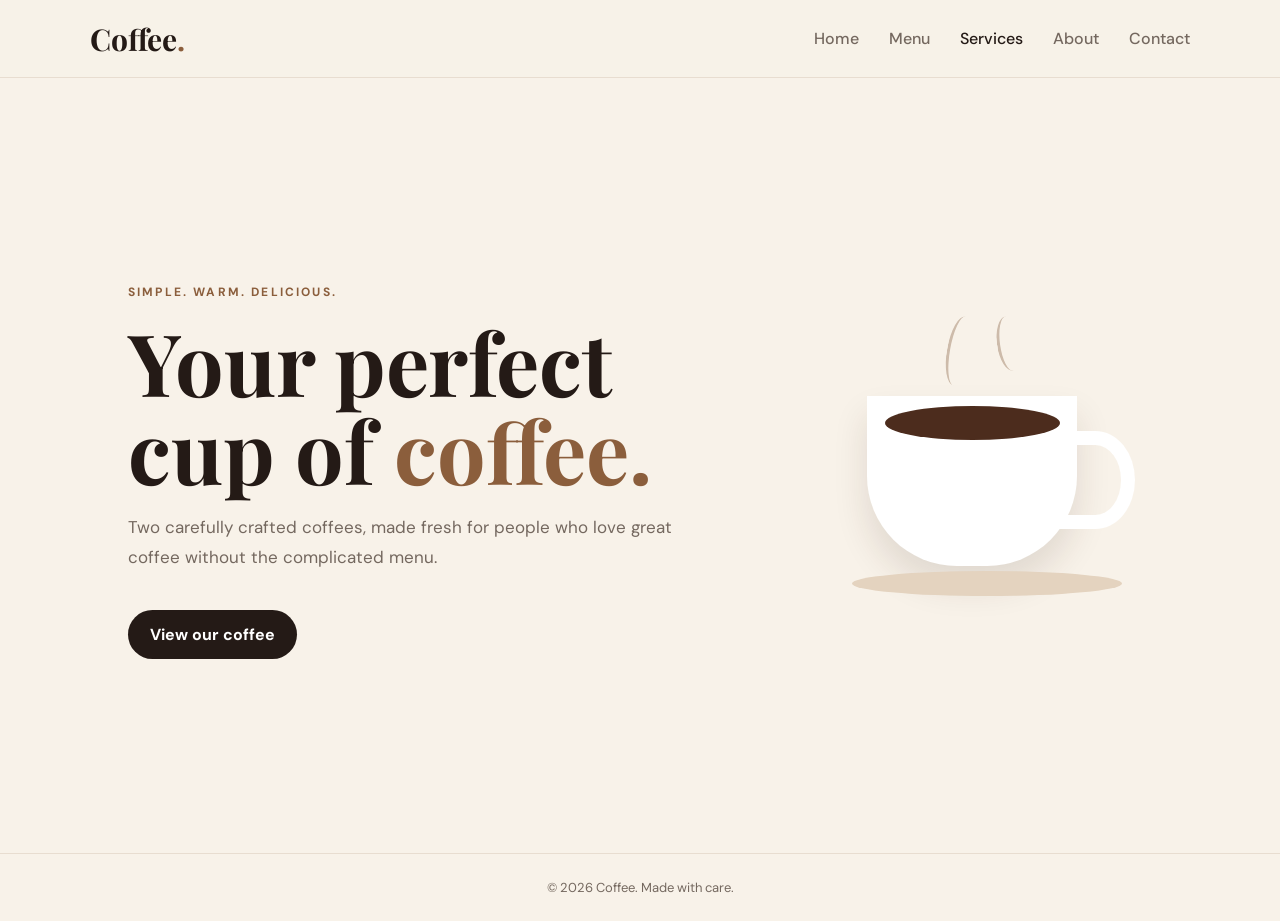
<file: index.html>
<!DOCTYPE html>
<html lang="en">
<head>
  <meta charset="UTF-8">
  <meta name="viewport" content="width=device-width, initial-scale=1.0">
  <title>Coffee — Home</title>
  <link rel="stylesheet" href="CSS/style.css">
</head>
<body>
  <header>
    <a class="logo" href="index.html">Coffee<span>.</span></a>
     <nav>
      <a href="index.html">Home</a>
      <a href="menu.html">Menu</a>
      <a href="services.html" class="active">Services</a>
      <a href="about.html">About</a>
      <a href="contact.html">Contact</a>
    </nav>
  </header>

  <main class="hero">
    <div class="hero-copy">
      <p class="eyebrow">Simple. Warm. Delicious.</p>
      <h1>Your perfect cup of <span>coffee.</span></h1>
      <p>Two carefully crafted coffees, made fresh for people who love great coffee without the complicated menu.</p>
      <a class="button" href="menu.html">View our coffee</a>
    </div>
    <div class="coffee-art" aria-label="Coffee cup illustration">
      <div class="steam one"></div><div class="steam two"></div>
      <div class="cup"><div class="coffee"></div></div>
      <div class="saucer"></div>
    </div>
  </main>

  <footer>© 2026 Coffee. Made with care.</footer>
</body>
</html>
</file>
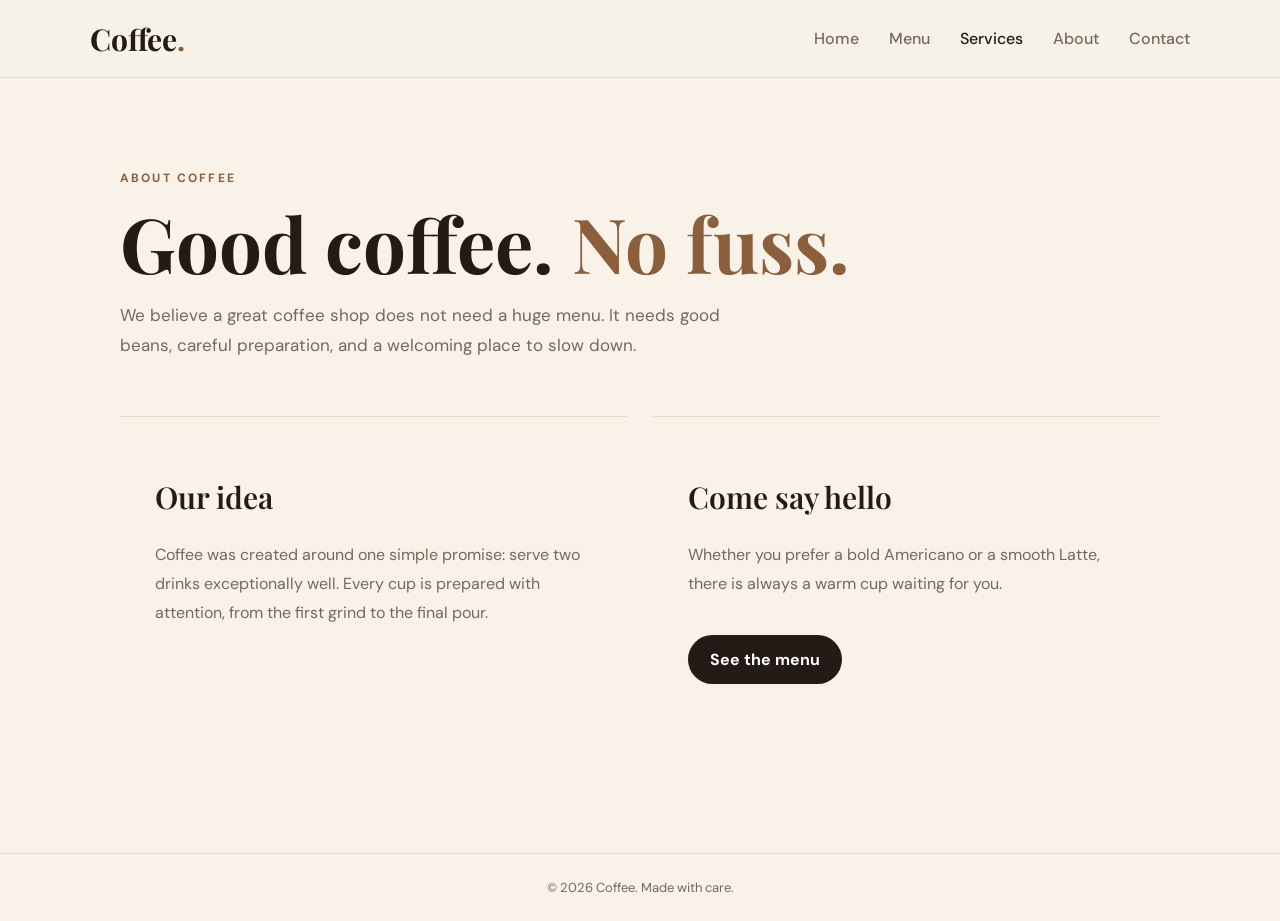
<file: about.html>
<!DOCTYPE html>
<html lang="en">
<head>
  <meta charset="UTF-8">
  <meta name="viewport" content="width=device-width, initial-scale=1.0">
  <title>Coffee — About</title>
  <link rel="stylesheet" href="CSS/style.css">
</head>
<body>
  <header>
    <a class="logo" href="index.html">Coffee<span>.</span></a>
    <nav>
      <a href="index.html">Home</a>
      <a href="menu.html">Menu</a>
      <a href="services.html" class="active">Services</a>
      <a href="about.html">About</a>
      <a href="contact.html">Contact</a>
    </nav>
  </header>

  <main class="page about">
    <section class="intro">
      <p class="eyebrow">About Coffee</p>
      <h1>Good coffee. <span>No fuss.</span></h1>
      <p>We believe a great coffee shop does not need a huge menu. It needs good beans, careful preparation, and a welcoming place to slow down.</p>
    </section>

    <section class="story">
      <div>
        <h2>Our idea</h2>
        <p>Coffee was created around one simple promise: serve two drinks exceptionally well. Every cup is prepared with attention, from the first grind to the final pour.</p>
      </div>
      <div>
        <h2>Come say hello</h2>
        <p>Whether you prefer a bold Americano or a smooth Latte, there is always a warm cup waiting for you.</p>
        <a class="button" href="menu.html">See the menu</a>
      </div>
    </section>
  </main>

  <footer>© 2026 Coffee. Made with care.</footer>
</body>
</html>
</file>
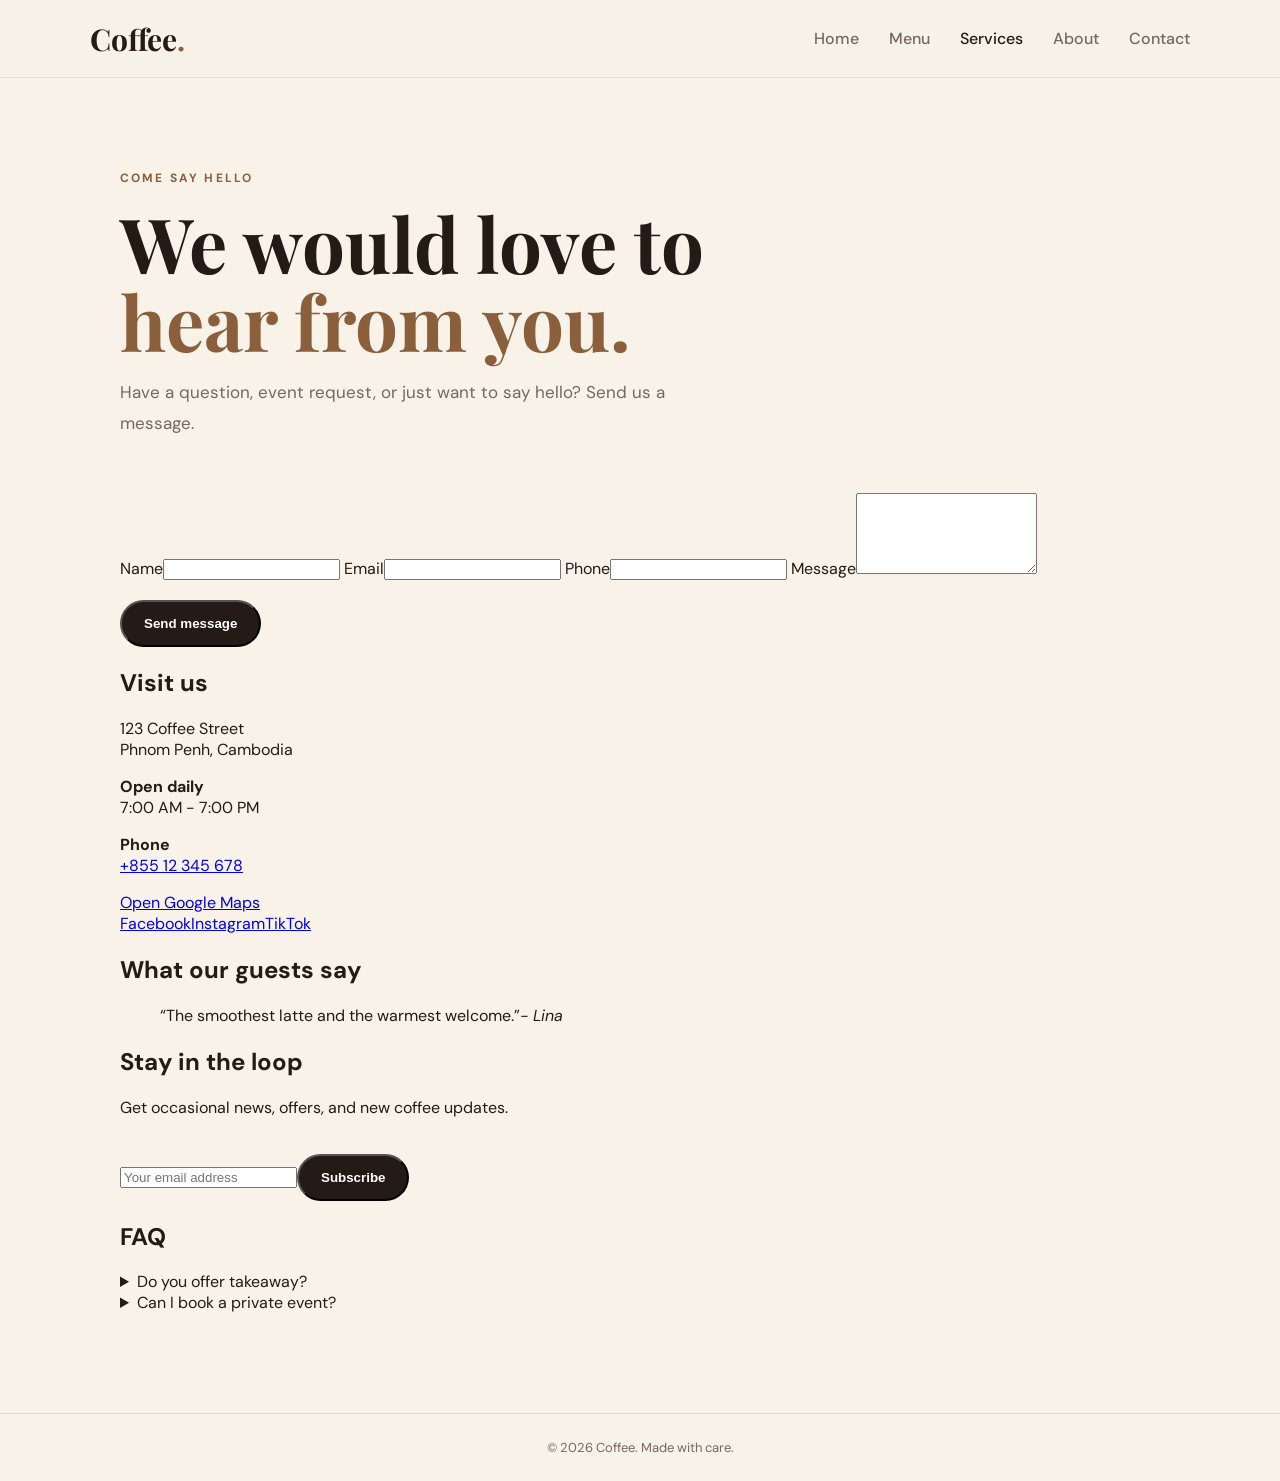
<file: contact.html>
<!doctype html>
<html lang="en">
  <head>
    <meta charset="UTF-8" />
    <meta name="viewport" content="width=device-width, initial-scale=1.0" />
    <title>Coffee — Contact</title>
    <link rel="stylesheet" href="./CSS/style.css" />
  </head>
  <body>
    <header>
      <a class="logo" href="index.html">Coffee<span>.</span></a>
    <nav>
      <a href="index.html">Home</a>
      <a href="menu.html">Menu</a>
      <a href="services.html" class="active">Services</a>
      <a href="about.html">About</a>
      <a href="contact.html">Contact</a>
    </nav>
    </header>

    <main class="page">
      <section class="intro">
        <p class="eyebrow">Come say hello</p>
        <h1>We would love to <span>hear from you.</span></h1>
        <p>
          Have a question, event request, or just want to say hello? Send us a
          message.
        </p>
      </section>
      <section class="contact-layout">
        <form
          class="form-panel"
          action="mailto:hello@coffee.example"
          method="post"
          enctype="text/plain"
        >
          <label for="name">Name</label
          ><input id="name" name="name" type="text" required />
          <label for="email">Email</label
          ><input id="email" name="email" type="email" required />
          <label for="phone">Phone</label
          ><input id="phone" name="phone" type="tel" />
          <label for="message">Message</label
          ><textarea id="message" name="message" rows="5" required></textarea>
          <button class="button" type="submit">Send message</button>
        </form>
        <div class="contact-info">
          <h2>Visit us</h2>
          <p>123 Coffee Street<br />Phnom Penh, Cambodia</p>
          <p><strong>Open daily</strong><br />7:00 AM - 7:00 PM</p>
          <p>
            <strong>Phone</strong><br /><a href="tel:+85512345678"
              >+855 12 345 678</a
            >
          </p>
          <a
            class="text-link"
            href="https://www.google.com/maps"
            target="_blank"
            rel="noopener"
            >Open Google Maps</a
          >
          <div class="social-links">
            <a href="#">Facebook</a><a href="#">Instagram</a
            ><a href="#">TikTok</a>
          </div>
        </div>
      </section>
      <section class="extras">
        <div>
          <h2>What our guests say</h2>
          <blockquote>
            “The smoothest latte and the warmest welcome.”<cite>- Lina</cite>
          </blockquote>
        </div>
        <div>
          <h2>Stay in the loop</h2>
          <p>Get occasional news, offers, and new coffee updates.</p>
          <form
            class="newsletter"
            action="mailto:hello@coffee.example"
            method="post"
          >
            <input
              type="email"
              name="newsletter-email"
              placeholder="Your email address"
              required
            /><button class="button" type="submit">Subscribe</button>
          </form>
        </div>
      </section>
      <section class="faq">
        <h2>FAQ</h2>
        <details>
          <summary>Do you offer takeaway?</summary>
          <p>Yes. Every drink on our menu is available to take away.</p>
        </details>
        <details>
          <summary>Can I book a private event?</summary>
          <p>Yes. Send us a message with your date and group size.</p>
        </details>
      </section>
    </main>

    <footer>© 2026 Coffee. Made with care.</footer>
  </body>
</html>
</file>
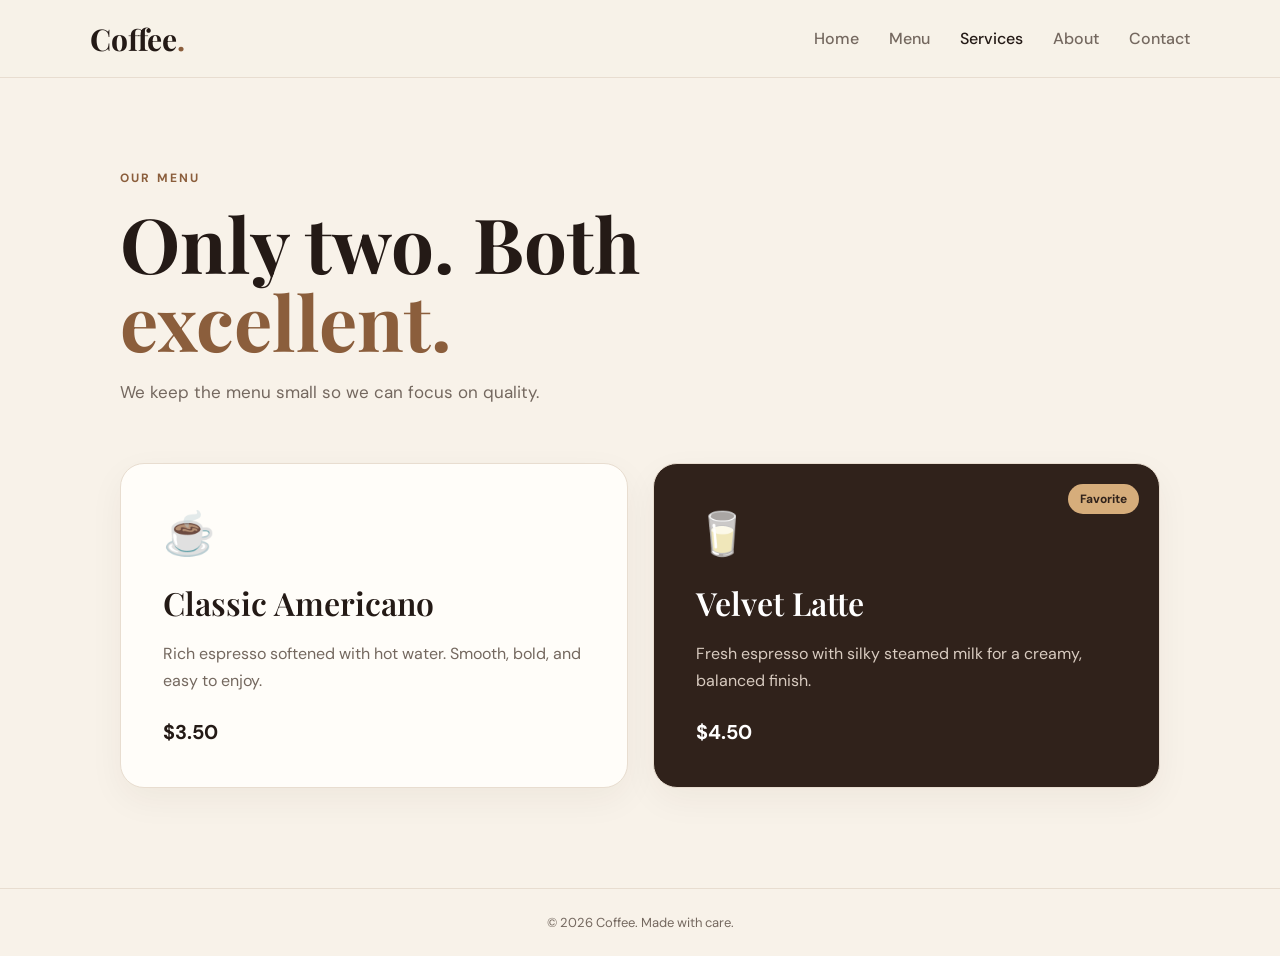
<file: menu.html>
<!DOCTYPE html>
<html lang="en">
<head>
  <meta charset="UTF-8">
  <meta name="viewport" content="width=device-width, initial-scale=1.0">
  <title>Coffee — Menu</title>
  <link rel="stylesheet" href="CSS/style.css">
</head>
<body>
  <header>
    <a class="logo" href="index.html">Coffee<span>.</span></a>
    <nav>
      <a href="index.html">Home</a>
      <a href="menu.html">Menu</a>
      <a href="services.html" class="active">Services</a>
      <a href="about.html">About</a>
      <a href="contact.html">Contact</a>
    </nav>
  </header>

  <main class="page">
    <section class="intro">
      <p class="eyebrow">Our menu</p>
      <h1>Only two. Both <span>excellent.</span></h1>
      <p>We keep the menu small so we can focus on quality.</p>
    </section>

    <section class="cards">
      <article class="card">
        <div class="card-icon">☕</div>
        <h2>Classic Americano</h2>
        <p>Rich espresso softened with hot water. Smooth, bold, and easy to enjoy.</p>
        <div class="price">$3.50</div>
      </article>
      <article class="card featured">
        <div class="badge">Favorite</div>
        <div class="card-icon">🥛</div>
        <h2>Velvet Latte</h2>
        <p>Fresh espresso with silky steamed milk for a creamy, balanced finish.</p>
        <div class="price">$4.50</div>
      </article>
    </section>
  </main>

  <footer>© 2026 Coffee. Made with care.</footer>
</body>
</html>
</file>
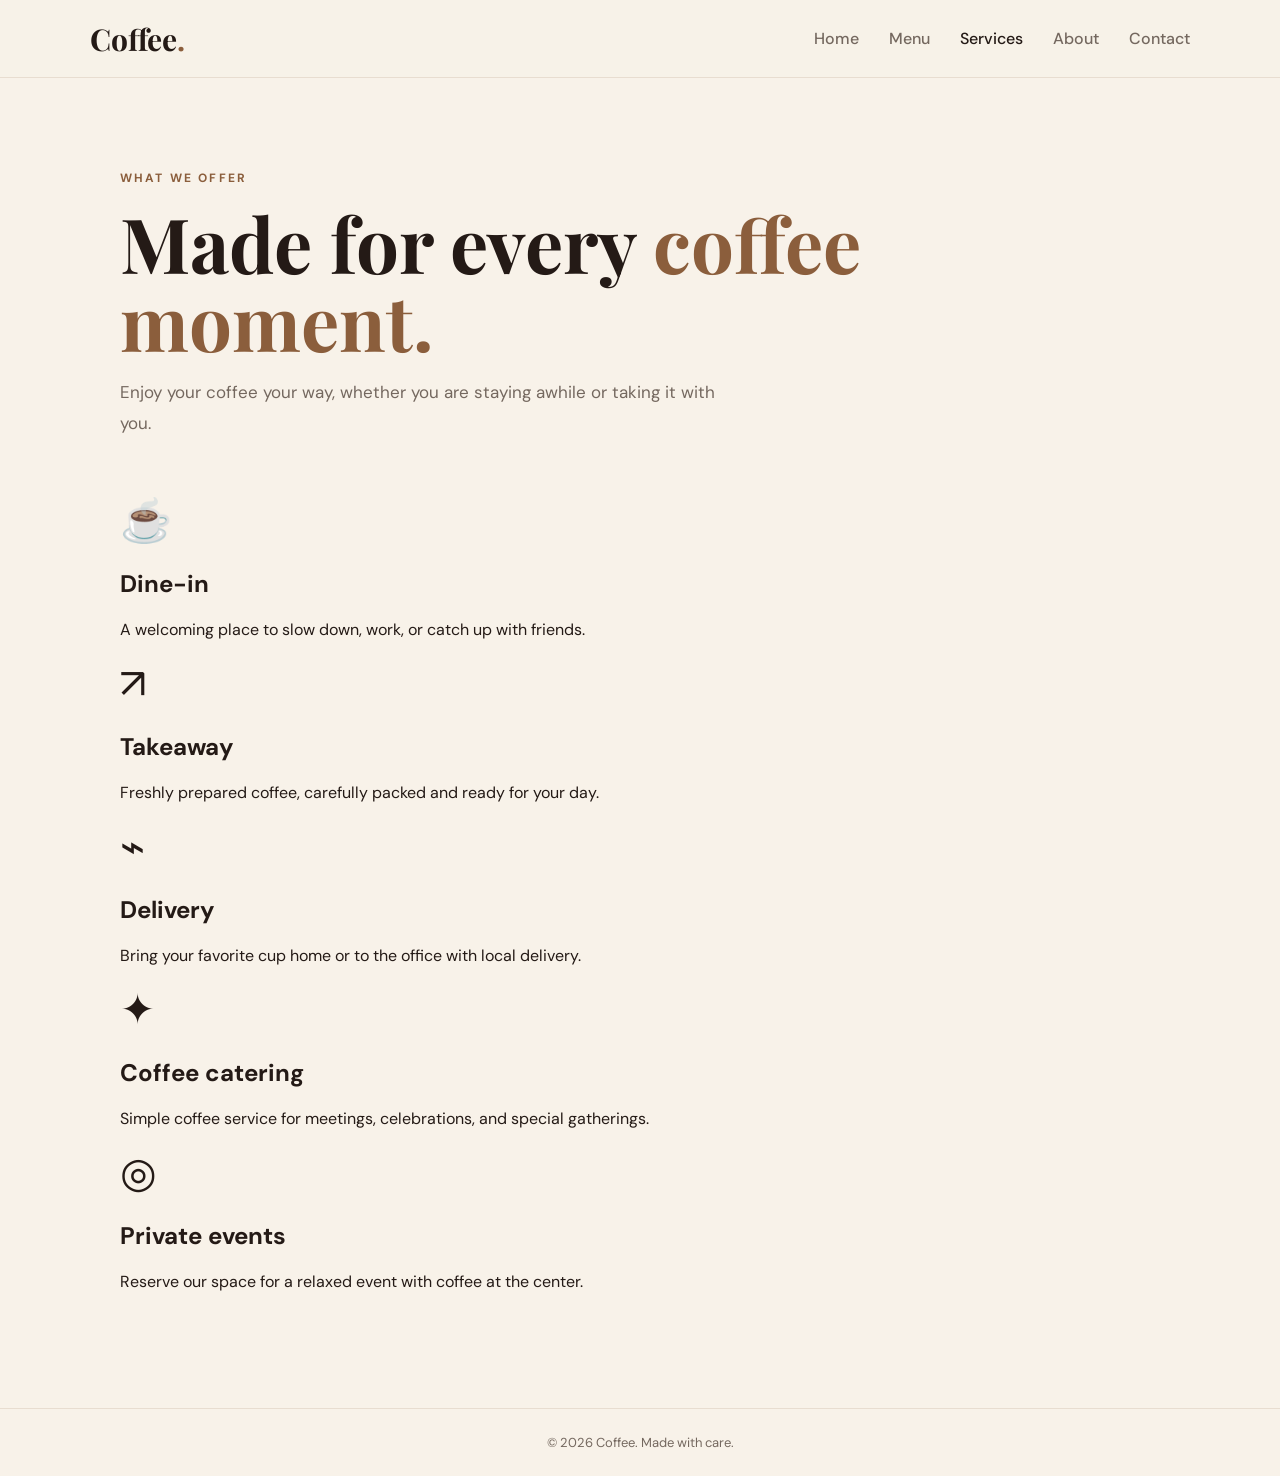
<file: services.html>
<!DOCTYPE html>
<html lang="en">
<head>
  <meta charset="UTF-8">
  <meta name="viewport" content="width=device-width, initial-scale=1.0">
  <title>Coffee — Services</title>
  <link rel="stylesheet" href="CSS/style.css">
</head>
<body>
  <header>
    <a class="logo" href="index.html">Coffee<span>.</span></a>
    <nav>
      <a href="index.html">Home</a>
      <a href="menu.html">Menu</a>
      <a href="services.html" class="active">Services</a>
      <a href="about.html">About</a>
      <a href="contact.html">Contact</a>
    </nav>
  </header>

  <main class="page">
    <section class="intro">
      <p class="eyebrow">What we offer</p>
      <h1>Made for every <span>coffee moment.</span></h1>
      <p>Enjoy your coffee your way, whether you are staying awhile or taking it with you.</p>
    </section>

    <section class="service-grid">
      <article class="service-item"><div class="card-icon">☕️</div><h2>Dine-in</h2><p>A welcoming place to slow down, work, or catch up with friends.</p></article>
      <article class="service-item"><div class="card-icon">↗️</div><h2>Takeaway</h2><p>Freshly prepared coffee, carefully packed and ready for your day.</p></article>
      <article class="service-item"><div class="card-icon">⌁</div><h2>Delivery</h2><p>Bring your favorite cup home or to the office with local delivery.</p></article>
      <article class="service-item"><div class="card-icon">✦</div><h2>Coffee catering</h2><p>Simple coffee service for meetings, celebrations, and special gatherings.</p></article>
      <article class="service-item"><div class="card-icon">◎</div><h2>Private events</h2><p>Reserve our space for a relaxed event with coffee at the center.</p></article>
    </section>
  </main>

  <footer>© 2026 Coffee. Made with care.</footer>
</body>
</html>
</file>
<file: CSS/style.css>
@import url('https://fonts.googleapis.com/css2?family=DM+Sans:wght@400;500;700&family=Playfair+Display:wght@600;700&display=swap');

:root {
  --dark: #241a16;
  --brown: #8b5e3c;
  --cream: #f8f2e9;
  --white: #fffdf9;
  --muted: #74685f;
  --line: #e8ddd0;
}
* { box-sizing: border-box; }
body {
  margin: 0;
  color: var(--dark);
  background: var(--cream);
  font-family: "DM Sans", sans-serif;
}
header {
  height: 78px;
  display: flex;
  align-items: center;
  justify-content: space-between;
  padding: 0 7%;
  background: rgba(248,242,233,.92);
  border-bottom: 1px solid var(--line);
}
.logo {
  color: var(--dark);
  text-decoration: none;
  font: 700 30px "Playfair Display", serif;
}
.logo span, h1 span { color: var(--brown); }
nav { display: flex; gap: 30px; }
nav a {
  color: var(--muted);
  text-decoration: none;
  font-weight: 500;
}
nav a:hover, nav a.active { color: var(--dark); }
.hero {
  min-height: calc(100vh - 125px);
  padding: 7% 10%;
  display: flex;
  align-items: center;
  justify-content: space-between;
  gap: 60px;
}
.hero-copy { max-width: 620px; }
.eyebrow {
  text-transform: uppercase;
  letter-spacing: .18em;
  font-size: 12px;
  font-weight: 700;
  color: var(--brown);
}
h1 {
  font: 700 clamp(46px, 7vw, 86px)/1.02 "Playfair Display", serif;
  margin: 18px 0;
}
.hero-copy > p:not(.eyebrow), .intro > p:not(.eyebrow) {
  color: var(--muted);
  line-height: 1.8;
  font-size: 17px;
  max-width: 600px;
}
.button {
  display: inline-block;
  margin-top: 20px;
  padding: 14px 22px;
  background: var(--dark);
  color: white;
  text-decoration: none;
  border-radius: 999px;
  font-weight: 700;
}
.coffee-art { width: 330px; height: 330px; position: relative; }
.cup {
  position: absolute; width: 210px; height: 170px; left: 45px; top: 95px;
  border-radius: 0 0 90px 90px; background: white; box-shadow: 0 20px 35px #3a24151f;
}
.coffee { width: 175px; height: 34px; margin: 10px auto; border-radius: 50%; background: #4c2c1d; }
.cup:after {
  content:""; position:absolute; right:-58px; top:35px; width:65px; height:70px;
  border: 14px solid white; border-left: 0; border-radius: 0 50% 50% 0;
}
.saucer {
  position:absolute; width:270px; height:25px; left:30px; bottom:35px;
  border-radius:50%; background:#e4d3bf;
}
.steam {
  position:absolute; width:25px; height:70px; top:15px;
  border-left: 3px solid #cdbbaa; border-radius:50%; transform:rotate(10deg);
}
.steam.one { left:125px; } .steam.two { left:175px; height:55px; transform:rotate(-8deg); }
.page { max-width: 1100px; margin: 0 auto; padding: 80px 30px 100px; min-height: calc(100vh - 125px); }
.intro { max-width: 750px; margin-bottom: 55px; }
.intro h1 { font-size: clamp(48px, 7vw, 76px); }
.cards { display:grid; grid-template-columns:repeat(2, 1fr); gap:25px; }
.card {
  position:relative; background:var(--white); padding:42px; border:1px solid var(--line);
  border-radius:24px; box-shadow:0 12px 35px #3a24150d;
}
.card.featured { background:#30221b; color:white; }
.card p { color:var(--muted); line-height:1.7; }
.featured p { color:#d8cbc0; }
.card-icon { font-size:42px; margin-bottom:20px; }
.card h2 { font:600 32px "Playfair Display", serif; margin:0 0 14px; }
.price { margin-top:25px; font-weight:700; font-size:20px; }
.badge {
  position:absolute; top:20px; right:20px; padding:7px 12px;
  border-radius:999px; background:#d6ad7b; color:#30221b; font-size:12px; font-weight:700;
}
.story { display:grid; grid-template-columns:1fr 1fr; gap:25px; }
.story > div { padding:35px; border-top:1px solid var(--line); }
.story h2 { font:600 30px "Playfair Display", serif; }
.story p { color:var(--muted); line-height:1.8; }
footer { text-align:center; padding:25px; color:var(--muted); font-size:13px; border-top:1px solid var(--line); }
@media (max-width: 700px) {
  header { padding:0 5%; } nav { gap:14px; font-size:14px; }
  .hero { padding:55px 7%; flex-direction:column; text-align:center; }
  .hero-copy > p:not(.eyebrow) { margin-left:auto; margin-right:auto; }
  .coffee-art { transform:scale(.82); margin-top:-20px; }
  .cards, .story { grid-template-columns:1fr; }
  .page { padding:55px 20px 75px; }
}
</file>
